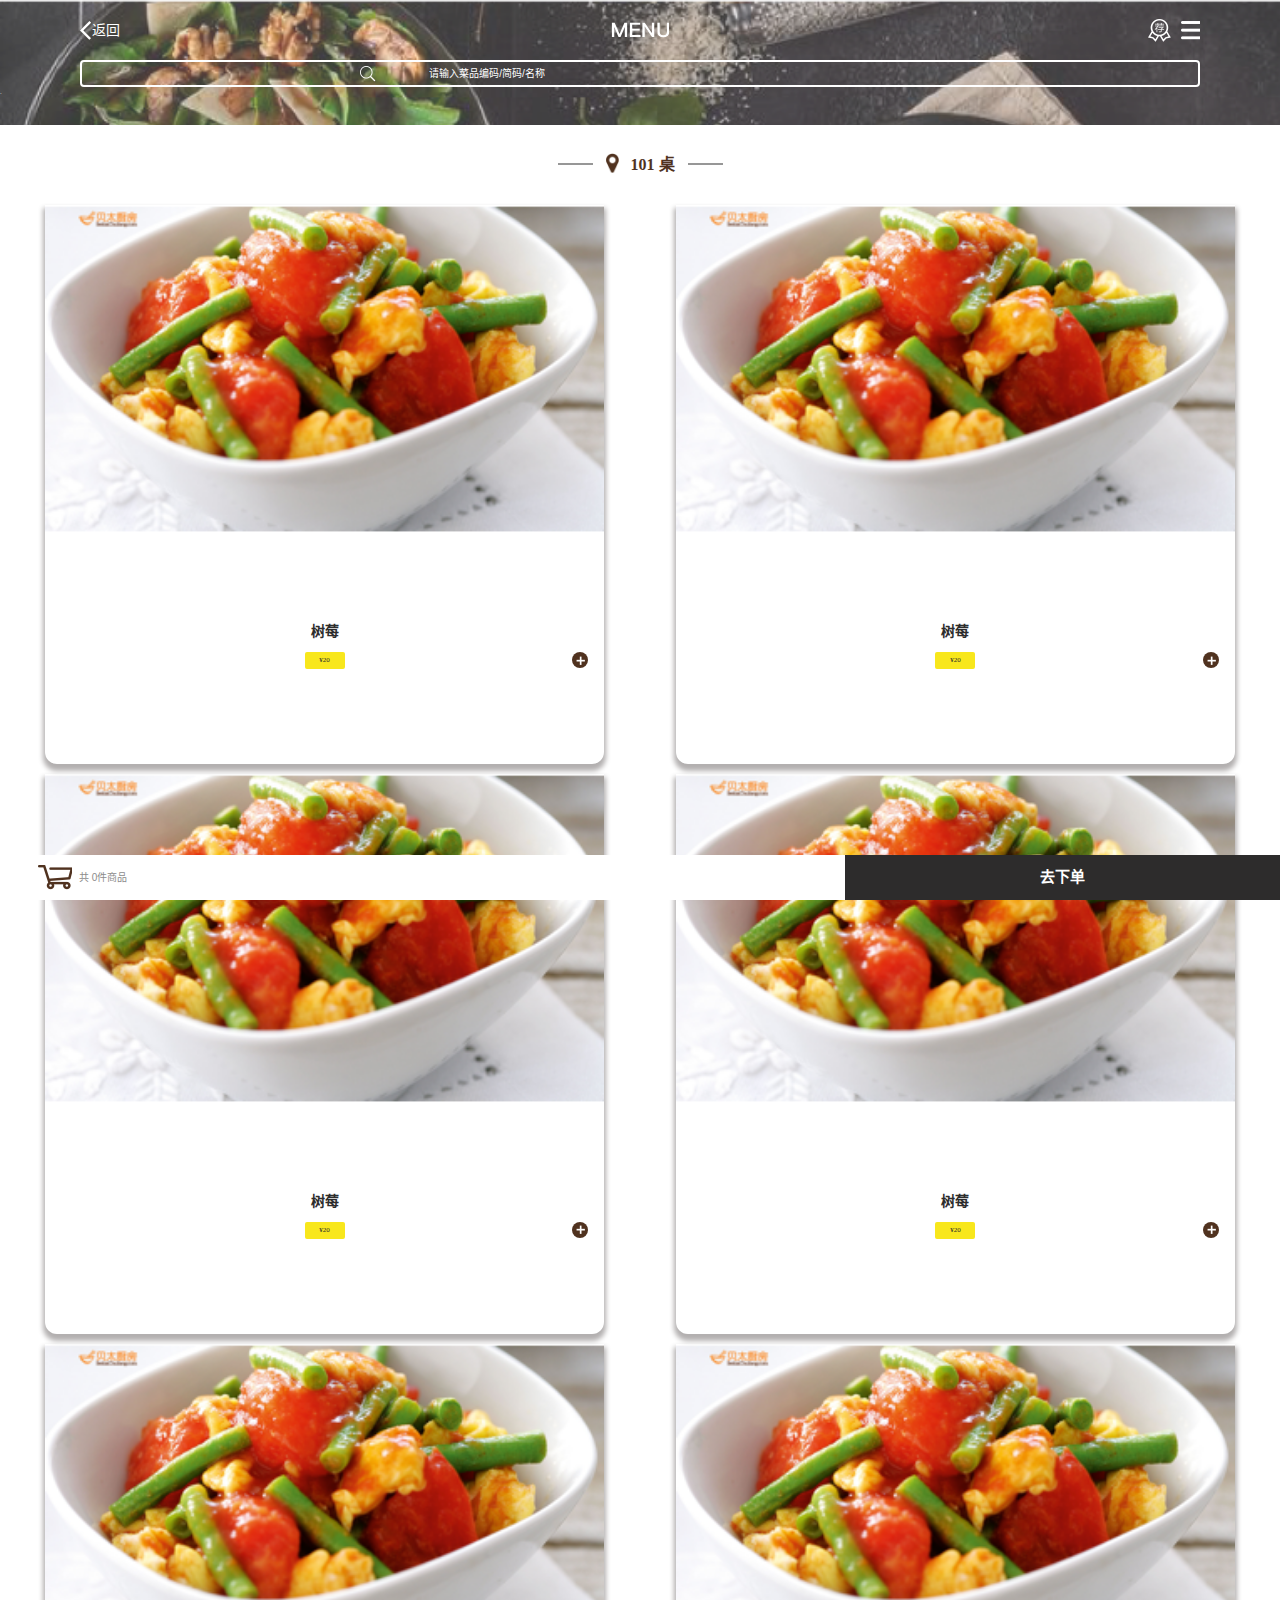
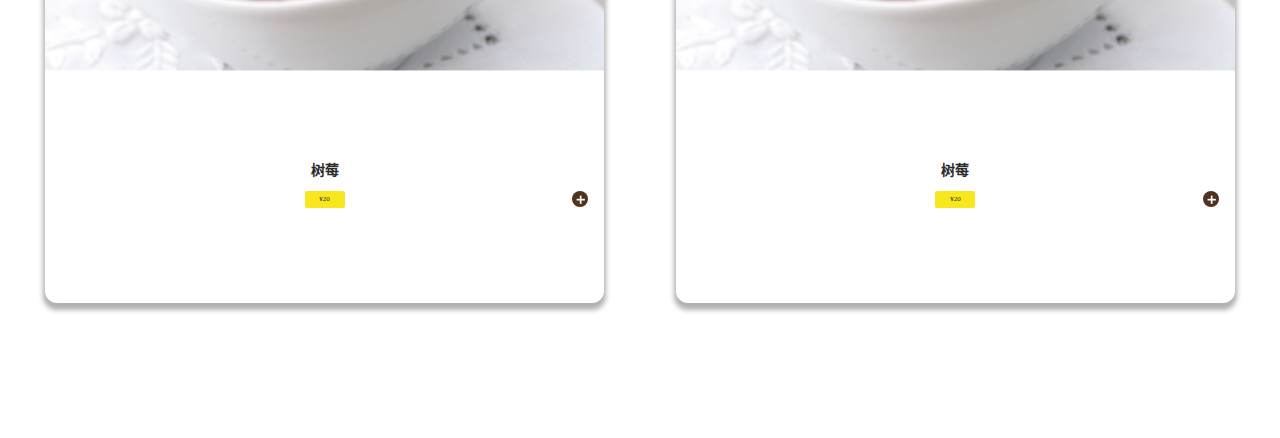
<file: html/index.html>
<!DOCTYPE html>
<html lang="zh-CN">

<head>
    <meta charset="UTF-8">
    <meta name="viewport" content="width=device-width, initial-scale=1.0, maximum-scale=1.0, user-scalable=0">
    <meta http-equiv="X-UA-Compatible" content="ie=edge">
    <title>浅深自助点单</title>
    <link rel="stylesheet" type="text/css" href="../css/reset.css" />
    <link rel="stylesheet" type="text/css" href="../css/common.css">
    <link rel="stylesheet" type="text/css" href="../css/index.css">
    <script src="../js/jquery.min.js"></script>
</head>

<body>
    <header class="top-container">
        <!-- 页头 -->
        <div class="top-wrap">
            <div class="menu-wrap">
                <div class="back-btn-warp" id="index_back">
                    <i class="back-arrow icon"></i>
                    <span>返回</span>
                </div>
                <div class="index-logo icon"></div>
                <div class="menu-btn-wrap">
                    <i class="recommoned-icon icon"></i>
                    <i class="menu-btn icon" id="head_menu"></i>
                </div>
            </div>
            <!-- 页头搜索栏 -->
            <div class="nav-search">
                <div class="input-container">
                    <i class="icon search-icon"></i>
                    <input type="text" placeholder="请输入菜品编码/简码/名称">
                </div>.
            </div>
        </div>
    </header>
    <!-- 内容区域 -->
    <section class="content-wrap">
        <div class="content-header">
            <div class="table-num">
                <i class="line icon"></i>
                <i class="position-icon icon"></i>
                <span>101 桌</span>
                <i class="line icon"></i>
            </div>
        </div>
        <div class="main">
            <!-- 商品列表 -->
            <div class="dish-wrap">
                <!-- 模拟数据 -->
                <div class="dish-item">
                    <div class="item-content">
                        <a href="./dish-detail.html">
                            <div class="dish-img">
                                <img src="../images/demo1.png" alt="菜品展示">
                            </div>
                        </a>
                        <div class="dish-detail">
                            <span class="dish-name">树莓</span>
                            <div class="order-btn-wrap">
                                <div class="order-price">¥
                                    <span class="price">20</span>
                                </div>
                                <div class="btnShow-container">
                                    <div class="order-btn-show">
                                        <i class="sub-order-icon icon" id="subDish_num"></i>
                                        <span class="order-num">1</span>
                                        <i class="order-icon icon" id="addDish_num"></i>
                                    </div>
                                </div>

                                <div class="order-btn">
                                    <i class="order-icon icon"></i>
                                </div>
                            </div>
                        </div>

                    </div>
                </div>
                <div class="dish-item">
                    <div class="item-content">
                        <a href="./dish-detail.html">
                            <div class="dish-img">
                                <img src="../images/demo1.png" alt="菜品展示">
                            </div>
                        </a>
                        <div class="dish-detail">
                            <span class="dish-name">树莓</span>
                            <div class="order-btn-wrap">
                                <div class="order-price">¥
                                    <span class="price">20</span>
                                </div>
                                <div class="btnShow-container">
                                    <div class="order-btn-show">
                                        <i class="sub-order-icon icon" id="subDish_num"></i>
                                        <span class="order-num">1</span>
                                        <i class="order-icon icon" id="addDish_num"></i>
                                    </div>
                                </div>

                                <div class="order-btn">
                                    <i class="order-icon icon"></i>
                                </div>
                            </div>
                        </div>

                    </div>
                </div>
                <div class="dish-item">
                    <div class="item-content">
                        <a href="./dish-detail.html">
                            <div class="dish-img">
                                <img src="../images/demo1.png" alt="菜品展示">
                            </div>
                        </a>
                        <div class="dish-detail">
                            <span class="dish-name">树莓</span>
                            <div class="order-btn-wrap">
                                <div class="order-price">¥
                                    <span class="price">20</span>
                                </div>
                                <div class="btnShow-container">
                                    <div class="order-btn-show">
                                        <i class="sub-order-icon icon" id="subDish_num"></i>
                                        <span class="order-num">1</span>
                                        <i class="order-icon icon" id="addDish_num"></i>
                                    </div>
                                </div>

                                <div class="order-btn">
                                    <i class="order-icon icon"></i>
                                </div>
                            </div>
                        </div>

                    </div>
                </div>
                <div class="dish-item">
                    <div class="item-content">
                        <a href="./dish-detail.html">
                            <div class="dish-img">
                                <img src="../images/demo1.png" alt="菜品展示">
                            </div>
                        </a>
                        <div class="dish-detail">
                            <span class="dish-name">树莓</span>
                            <div class="order-btn-wrap">
                                <div class="order-price">¥
                                    <span class="price">20</span>
                                </div>
                                <div class="btnShow-container">
                                    <div class="order-btn-show">
                                        <i class="sub-order-icon icon" id="subDish_num"></i>
                                        <span class="order-num">1</span>
                                        <i class="order-icon icon" id="addDish_num"></i>
                                    </div>
                                </div>

                                <div class="order-btn">
                                    <i class="order-icon icon"></i>
                                </div>
                            </div>
                        </div>

                    </div>
                </div>
                <div class="dish-item">
                    <div class="item-content">
                        <a href="./dish-detail.html">
                            <div class="dish-img">
                                <img src="../images/demo1.png" alt="菜品展示">
                            </div>
                        </a>
                        <div class="dish-detail">
                            <span class="dish-name">树莓</span>
                            <div class="order-btn-wrap">
                                <div class="order-price">¥
                                    <span class="price">20</span>
                                </div>
                                <div class="btnShow-container">
                                    <div class="order-btn-show">
                                        <i class="sub-order-icon icon" id="subDish_num"></i>
                                        <span class="order-num">1</span>
                                        <i class="order-icon icon" id="addDish_num"></i>
                                    </div>
                                </div>

                                <div class="order-btn">
                                    <i class="order-icon icon"></i>
                                </div>
                            </div>
                        </div>

                    </div>
                </div>
                <div class="dish-item">
                    <div class="item-content">
                        <a href="./dish-detail.html">
                            <div class="dish-img">
                                <img src="../images/demo1.png" alt="菜品展示">
                            </div>
                        </a>
                        <div class="dish-detail">
                            <span class="dish-name">树莓</span>
                            <div class="order-btn-wrap">
                                <div class="order-price">¥
                                    <span class="price">20</span>
                                </div>
                                <div class="btnShow-container">
                                    <div class="order-btn-show">
                                        <i class="sub-order-icon icon" id="subDish_num"></i>
                                        <span class="order-num">1</span>
                                        <i class="order-icon icon" id="addDish_num"></i>
                                    </div>
                                </div>

                                <div class="order-btn">
                                    <i class="order-icon icon"></i>
                                </div>
                            </div>
                        </div>

                    </div>
                </div>

            </div>



        </div>
    </section>
    <footer>
        <div class="cart-wrap" id="cart">
            <div class="cart-num-wrap">
                <i class="cart-icon icon"></i>
                <div class="cart-text">
                    共
                    <span class="cart-num" id="cart_num">0</span>件商品
                </div>
            </div>
            <div class="pay-btn">
                <a href="javascript:void(0)" id="pay_btn">
                    去下单
                </a>
            </div>
        </div>
    </footer>
    <!-- 左侧浮层菜单 -->
    <div class="aside-dialog" id="aside_dialog">
        <div class="aside-nav">
            <ul class="nav-list">
                <li>
                    <span class="list-item">主厨推荐</span>
                </li>
                <li>
                    <span class="list-item">主厨推荐</span>
                </li>
                <li>
                    <span class="list-item">饮料</span>
                </li>
                <li>
                    <span class="list-item">主厨推荐</span>
                </li>
            </ul>
        </div>
    </div>

</body>
<script>
    $(function () {

        $('#head_menu').on('click', function (e) {
            e.stopPropagation()
            $('#aside_dialog').toggleClass('active')
        });


        $('#index_back').on('click', function (e) {
            window.location.href = './start-index.html'
        })

        $('#pay_btn').on('click', function () {
            window.location.href = './order-detail.html'
        })
        $('.order-btn').on('click', function () {
            $(this).toggle()
            $(this).siblings('.btnShow-container').toggle()
        })
        function subNum(num){
            if(num > 0){
                return num - 1
            }else{
                return 0
            }
        }
        $('#addDish_num').on('click', function () {
            
            $(this).siblings('.order-num').text(function (n, text) {
                var num = Number(text) + 1
                conut = num
                return num
            })
          
        })
        $('#subDish_num').on('click', function () {
            var count
            $(this).siblings('.order-num').text(function (n, text) {
                var num = Number(text)
                return subNum(num)
            })
            
        })
        function getParentNode(node) {
            if (node.nodeName == 'LI') {
                return node
            } else {
                var parent = node.parentNode
                return getParentNode(parent)
            }
        }
        $('.nav-list').on('click', function (e) {
            var node = getParentNode(e.target)
            $(node).toggleClass('checked').siblings('li').removeClass('checked')

        })
    })
</script>

</html>
</file>
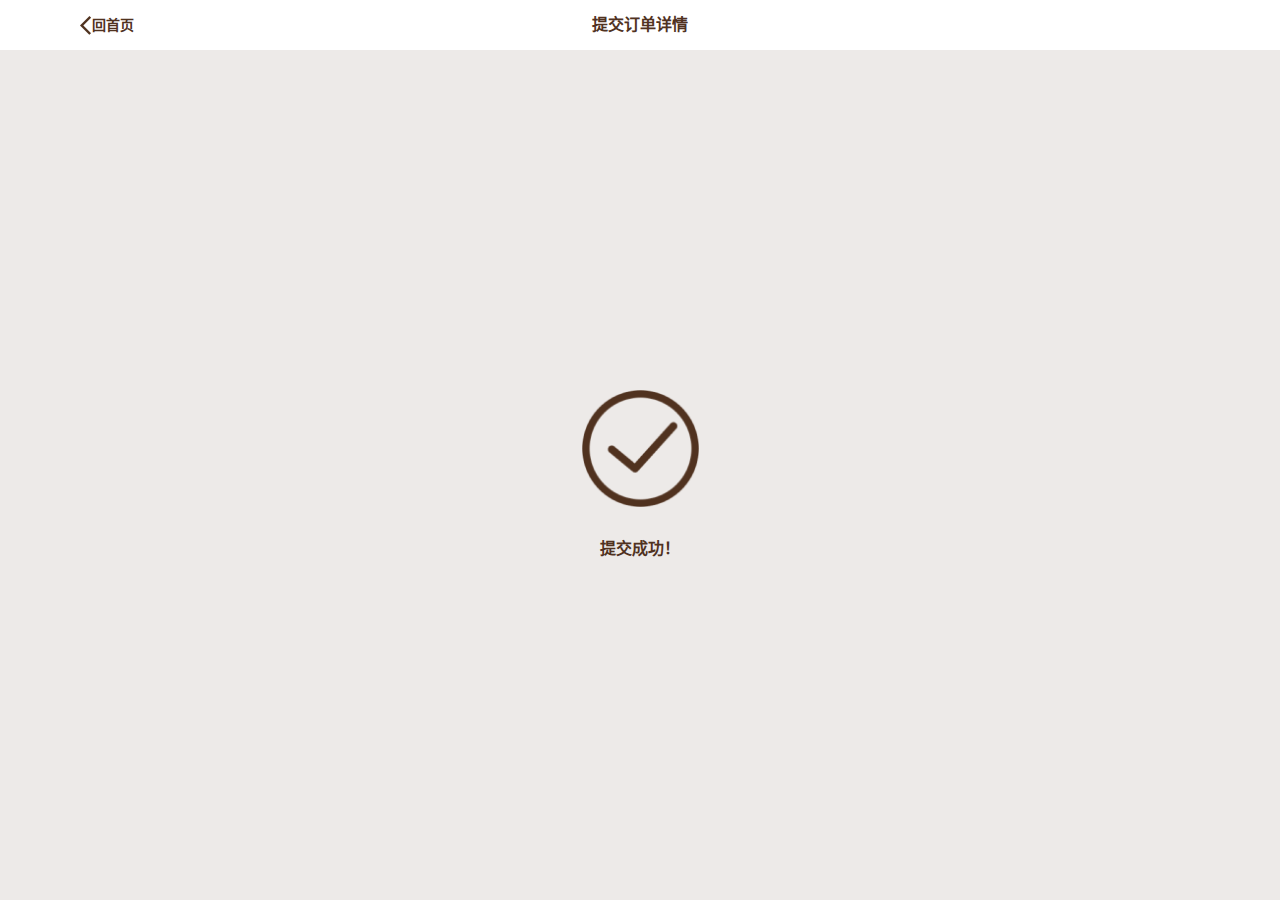
<file: html/complete.html>
<!DOCTYPE html>
<html lang="zh-CN">

<head>
    <meta charset="UTF-8">
    <meta name="viewport" content="width=device-width, initial-scale=1.0, maximum-scale=1.0, user-scalable=0">
    <meta http-equiv="X-UA-Compatible" content="ie=edge">
    <title>订单完成</title>
    <link rel="stylesheet" type="text/css" href="../css/reset.css" />
    <link rel="stylesheet" type="text/css" href="../css/common.css">
    <link rel="stylesheet" type="text/css" href="../css/order-complete.css">
</head>

<body>
    <header class="header-nav">
        <div class="header-wrap">
            <div class="menu-nav">
                <div class="back-btn" id="complete_back">
                    <i class="nav-back-arrow icon"></i>
                    <span>回首页</span>
                </div>
                <div class="menu-logo icon">提交订单详情</div>

            </div>

        </div>
    </header>
    <section class="main-container">
        <div class="submit-status-img">
            <div class="status-img">

            </div>
            <div class="status-text">
                <span>提交成功！</span>
            </div>
        </div>
    </section>
</body>
<script>
    (
        function () {
            var backBtn = document.getElementById('complete_back');
            backBtn.onclick = function () {
                window.location.href = './index.html'
            }

        }
    )()
</script>

</html>
</file>
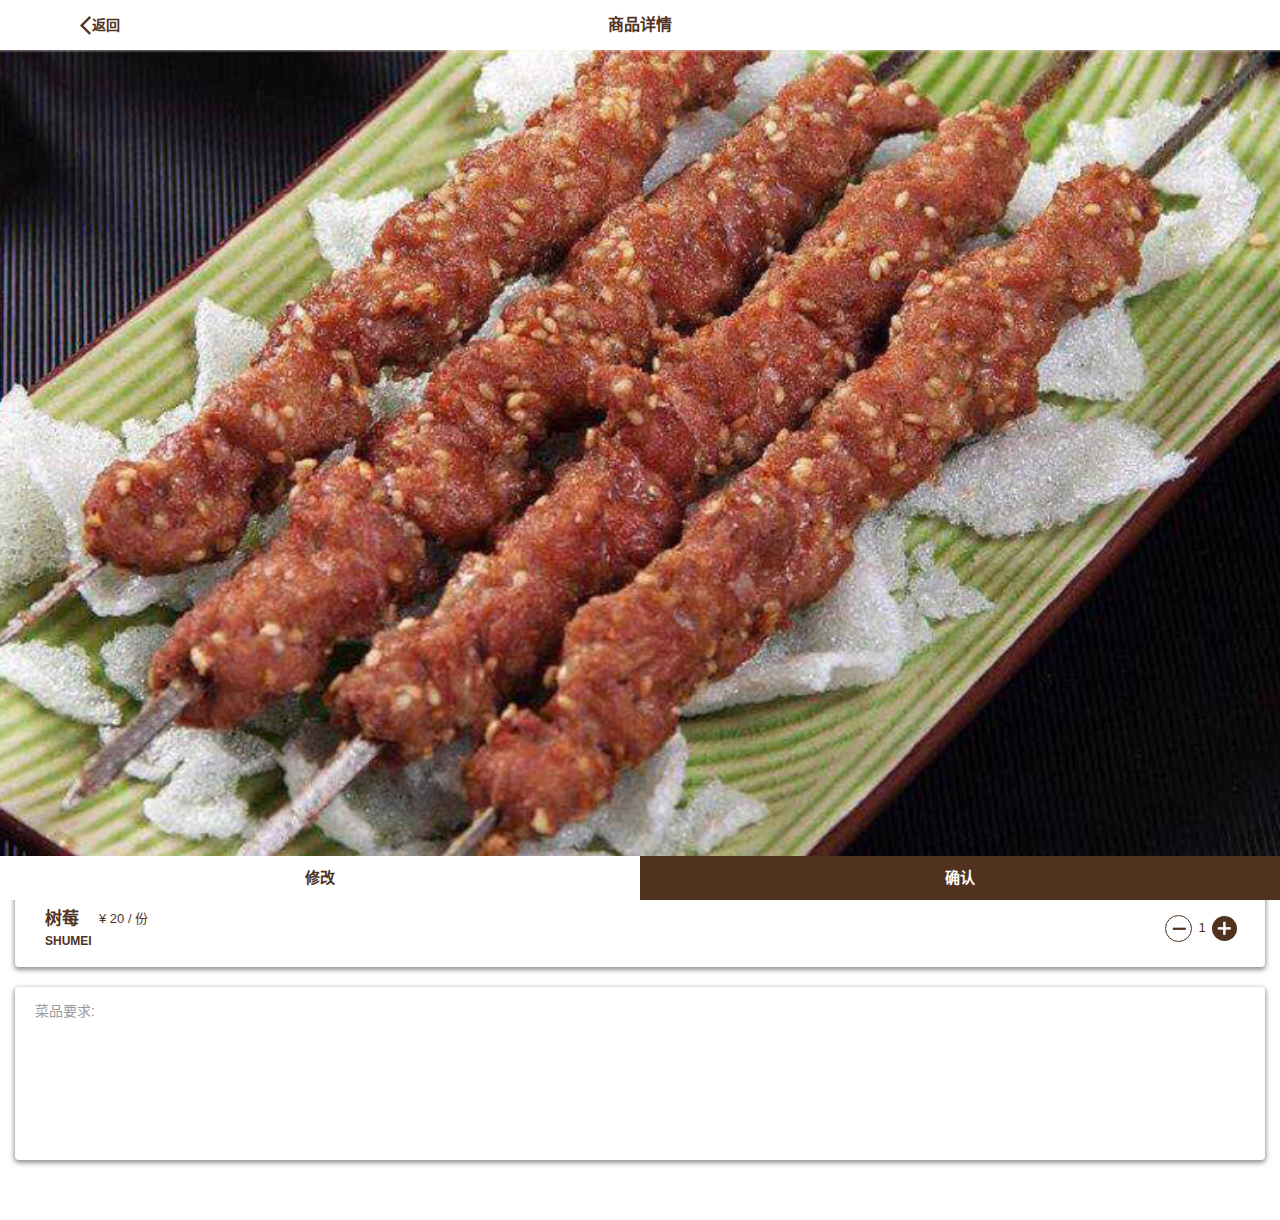
<file: html/dish-detail.html>
<!DOCTYPE html>
<html lang="zh-CN">

<head>
    <meta charset="UTF-8">
    <meta name="viewport" content="width=device-width, initial-scale=1.0, maximum-scale=1.0, user-scalable=0">
    <meta http-equiv="X-UA-Compatible" content="ie=edge">
    <title>详情页面</title>
    <link rel="stylesheet" type="text/css" href="../css/reset.css" />
    <link rel="stylesheet" type="text/css" href="../css/common.css">
    <link rel="stylesheet" type="text/css" href="../css/detail.css">
    <script src="../js/jquery.min.js"></script>
</head>

<body>
    <header class="header-nav">
        <div class="header-wrap">
            <div class="menu-container menu-nav">
                <div class="back-btn" id="dish_back">
                    <i class="nav-back-arrow icon"></i>
                    <span>返回</span>
                </div>
                <div class="menu-logo icon">商品详情</div>
            </div>
        </div>
    </header>
    <!-- 内容区域 -->
    <section class="main">
        <div class="dish-info-wrap">
            <div class="lager-img">

            </div>
            <div class="main-container">
                <div class="order-detail">
                    <div class="dish-describle">
                        <div class="price-describle">
                            <span class="dish-name">树莓</span>
                            <span class="dish-price">
                                ¥
                                <span>20</span> / 份
                            </span>
                        </div>
                        <div>
                            <span class="dish-nameEn">SHUMEI</span>
                        </div>
                    </div>
                    <div class="order">
                        <span class="subadd-btn" id="subadd_btn"></span>
                        <span class="num" id="submit_num">1</span>
                        <span class="add-btn" id="add_btn"></span>
                    </div>
                </div>
                <div class="order-demand" id="order_demand">
                    <div class="demand-title">菜品要求:</div>
                    <div class="demand-describe">
                        <textarea class="demand-text" name="demand-input" id="demand_input"></textarea>
                    </div>
                </div>
            </div>
        </div>

    </section>
    <!-- 页脚 -->
    <footer class="common-footer">
        <div class="footer-btn">

            <div class="change-btn">
                <a href="javascript:void(0)" id="change_btn">修改</a>
            </div>
            <div class="confirm-btn">
                <a href="javascript:void(0)" id="confirm_btn">确认</a>
            </div>

        </div>
    </footer>
</body>
<script>
    $(function () {


        $('#dish_back,#change_btn').on('click', function () {
            window.location.href = './index.html'
        });
        $('#confirm_btn').on('click', function () {
            window.location.href = './order-detail.html'
        })
        $('#order_demand').click(function () {
            $('#demand_input').focus()
        })
        $('textarea').each(function () {
            this.setAttribute('style', 'height:' + (this.scrollHeight) + 'px;overflow-y:hidden;');
        }).on('input', function () {
            this.style.height = 'auto';
            this.style.height = (this.scrollHeight) + 'px';
        })

        $('#subadd_btn,#add_btn').on('click', function (e) {

            var num = Number($('#submit_num').text())
            if (e.target.id == 'subadd_btn' && num >= 1) {
                num--
            } else if (e.target.id == 'add_btn') {
                num++
            }

            $('#submit_num').text(num)
        })


    })
</script>

</html>
</file>
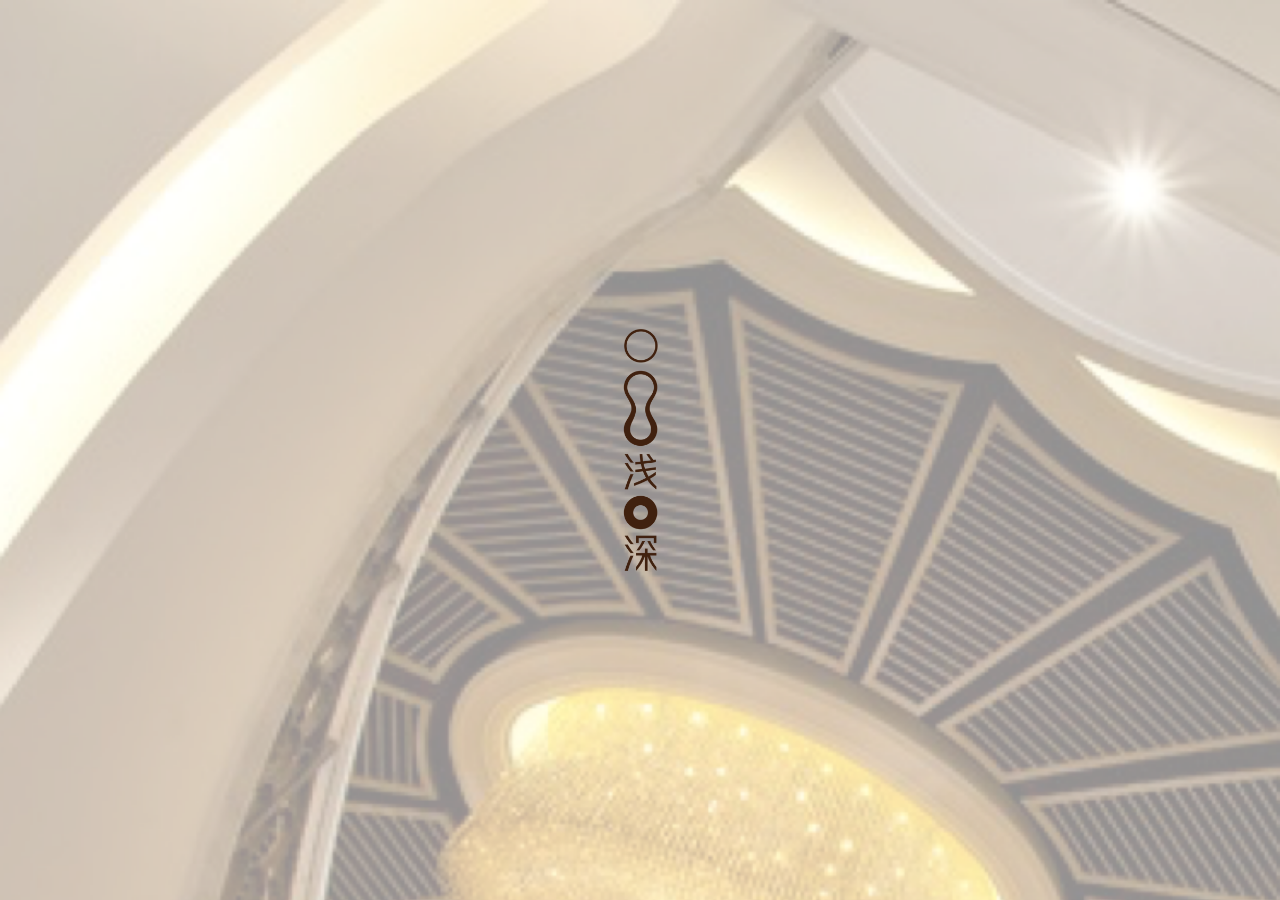
<file: html/start-index.html>
<!DOCTYPE html>
<html lang="zh-CN">

<head>
    <meta charset="UTF-8">
    <meta name="viewport" content="width=device-width, initial-scale=1.0, maximum-scale=1.0, user-scalable=0">
    <meta http-equiv="X-UA-Compatible" content="ie=edge">
    <title>启动页</title>
    <link rel="stylesheet" type="text/css" href="../css/reset.css" />
    <link rel="stylesheet" type="text/css" href="../css/common.css">
    <style>
        .backgroud {
            position: relative;
            display: flex;
            align-items: center;
            justify-content: center;
            height: 100%;
            background-image: url('../images/WechatIMG782@2x.png');
            background-size: cover;
        }

        #skin {
            position: absolute;
            z-index: 1;
            top: 0;
            left: 0;
            width: 100%;
            height: 100%;
            opacity: 0;
        }

        .animation {
            width: 35px;
            height: 242px;
            background-image: url('../images/logo@2x.png');
            background-size: cover;
            animation: transAnim 1s alternate infinite;
        }

        @keyframes transAnim {
            from {
                opacity: 1;
            }

            to {
                opacity: 0;
            }
        }

        @-moz-keyframes transAnim {
            from {
                opacity: 1;
            }

            to {
                opacity: 0;
            }
        }

        @-webkit-keyframes transAnim {
            from {
                opacity: 1;
            }

            to {
                opacity: 0;
            }
        }

        @-o-keyframes transAnim {
            from {
                opacity: 1;
            }

            to {
                opacity: 0;
            }
        }
    </style>
</head>

<body>
    <div class="backgroud">
        <div class="animation"></div>
        <div id="skin"></div>
    </div>
</body>
<script>
    (function () {
        var skin = document.getElementById('skin')
        skin.onclick = function () {
            window.location.href = './index.html'
        }
    })()
</script>

</html>
</file>
<file: css/common.css>
/* 公共样式 */
body,html{
    width: 100%;
    height: 100%;
    color: #fff;
    font-size: 62.5%;
}
.icon{
    display: block;
    background-size: cover;
    background-repeat: no-repeat;
}
body{
    position: relative;
}
a{
    display: block;
    width: 100%;
    height: 100%;
}
.header-nav{
    position: relative;
    font-weight: 900;
    color: #50321f;
    

    
}
.header-wrap {
    position: absolute;
    top: 0;
    left: 0;
    width: 100%;
    height: 50px;
    background-color: #fff;
}
.nav-back-arrow{
    width: 12px;
    height: 19px;
    background-image: url('../images/arrow2.png');
    
}

.menu-nav{
    position: relative;
    display: flex;
    justify-content: center;
    align-items: center;
    height: 50px;
}
.header-nav .menu-logo{
    font-size: 16px;
    /* margin: 0 auto; */
}

.back-btn{
    position: absolute;
    left: 6.25%;
    height: 100%;
    display: flex;
    flex-direction: row;
    align-items: center;
     font-size: 14px;
    
}
.common-footer{
    height: 44px;
}
.footer-btn{
    position: fixed;
    bottom: 0;
    width: 100%;
    background-color: #fff;
    display: flex;
    height: 44px;
    font-size: 15px;
    font-weight: 600;
}
.footer-btn>div{
    display: flex;
    align-items: center;
    justify-content: center;
    width: 50%;
    height: 100%;

}
.footer-btn a{
    display: flex;
    align-items: center;
    justify-content: center;
}

.change-btn a{
    color:#50321f;
}
.confirm-btn a {
    color: #fff;
    background-color: #50321f;
}
</file>
<file: css/index.css>
/* 主页样式 */
.top-container{
    height: 125px;
}
.top-wrap{
    position: fixed;
    top: 0;
    height: 125px;
    width: 100%;
    background-image: url('../images/header-back@2x.png');
    background-size: cover;
    z-index: 10;
    background-color: #fff;
}
.menu-wrap{
    display: flex;
    flex-direction: row;
    justify-content: space-between;
    align-items: center;
    height: 60px;
    padding: 0 6.25%;
}
.back-arrow{
    width: 12px;
    height: 19px;
    background-image: url('../images/arrow1@2x.png');
    
}
.index-logo{
    width: 58px;
    height:16px ;
    background-image: url('../images/menu-logo@2x.png');
    
}
.menu-btn-wrap,.back-btn-warp{
    display: flex;
    flex-direction: row;
    align-items: center;
    font-size: 14px;
}
.back-btn-warp{
    width: 52px;
}
.recommoned-icon{
    width: 23px;
    height: 23px;
    background-image: url('../images/recommend@2x.png');
    margin-right: 10px;
}
.menu-btn{
    width: 19px;
    height: 19px;
    background-image: url('../images/menu-btn@2x.png')
}
.input-container{
    position: relative;
    width: 87.5%;
    height: 27px;
    margin: 0 auto;
}
.input-container input{
    box-sizing: border-box;
    height: 100%;
    width: 100%;
    color: #fff;
    font-size: 10px;
    background-color: transparent;
    padding-left: 31%;
    border: 2px solid #fff;
    border-radius: 4px;
    
}
::-webkit-input-placeholder { /* WebKit browsers */
    color:    #fff;
}
:-moz-placeholder { /* Mozilla Firefox 4 to 18 */
    color:    #fff;
}
::-moz-placeholder { /* Mozilla Firefox 19+ */
    color:    #fff;
}
:-ms-input-placeholder { /* Internet Explorer 10+ */
    color:    #fff;
}
.search-icon{
    position: absolute;
    top: 6px;
    left: 25%;
    height: 16px;
    width: 16px;
    background-image: url('../images/search@2x.png')
}
.content-wrap{
    margin-bottom: 80px;
}
.content-header{
    display: flex;
    align-items: center;
    
    height: 80px;
    margin: 0 auto;
    justify-content: center;
}
.table-num{
    display: flex;
    color: #50321f;
    align-items: center;
}
.table-num span{
    font-weight: 900;
    font-size: 16px;
    font-family: 'Heiti SC';
}
.line{
    width: 35px;
    height: 2px;
    border-top:2px solid #979797; 
}
.line:nth-child(1){
    margin-right: 13px;
}
.line:nth-child(4){
    margin-left: 13px;
}
.position-icon{
    position: relative;
    bottom: 2px;
    width: 13px;
    height: 20px;
    margin-right: 12px;
    background-image: url('../images/position@2x.png')
}
.dish-wrap{
    display: flex;
    flex-direction: row;
    justify-content: flex-start;
    flex-wrap:wrap;
    align-content: space-between;
    width: 93%;
    margin: 0 auto;
    color: #2d2c2c;
    font-family: 'Heiti SC';
}
.dish-item{
    position: relative;
    width: 47%;
    box-sizing: border-box;
    box-shadow:0px 5px 5px 2px #b3b0b0;
    border-radius: 0 0 12px 12px;
    margin-bottom: 10px;
    margin-right: 6%;
   }
.dish-item a {
    height: auto;
}
.dish-item:nth-child(2n){
    margin-right: 0px;
}
.dish-item::after{
    content: '';
    display: block;
    padding-top: 100%;
}
.item-content{
    position: absolute;
    top: 0;
    left: 0;
    width: 100%;
    height: 100%;
}


.dish-img{
    height: 60%;
}
.dish-img img{
    width: 100%;
    height: 100%;
}
.dish-detail{
    display: flex;
    height: 40%;
    flex-direction: column;
    justify-content: center;
}

.dish-name{
    text-align: center;
    font-size: 14px;
    font-weight: 900;
    margin-bottom: 10px;
}
.order-btn-wrap{
    position: relative;
    font-size: 7px;
    font-weight: 500;
}
.order-price{
    display: flex;
    justify-content: center;
    align-items: center;
    width: 40px;
    height: 17px;
    background-color: #f8e71c;
    border-radius: 2px;
    margin: 0 auto;
}
.btnShow-container{
    display: none;
}
.order-btn-show{
    position: absolute;
    top: 0px;
    right: 7px;
    display: flex;
    align-content: center;
    justify-content: center;
    
}
.order-btn{
    position: absolute;
    top: 0px;
    right: 16px;
    display: flex;
    align-content: center;
    justify-content: center;
    
}
.sub-order-icon,.order-icon{
    box-sizing: border-box;
    height: 16px;
    width: 16px;
    border-radius: 50%;
    background-repeat: no-repeat;
    background-size: 57%;
    background-position: 50% 50%;
}
.order-icon{
    background-color: #50321f;
    background-image: url('../images/w-add.png');
}
.sub-order-icon{
    border:1px solid #50321f;
    background-color: #fff;
    background-image: url('../images/subadd.png');
}
.order-btn-show .order-num{
    line-height: 16px;
    display: flex;
    align-items: center;
    justify-content: center;
    padding: 0 1px;
    font-size: 13px;
    font-weight: normal;
}
.cart-wrap{
    position: fixed;
    bottom: 0px;
    z-index: 1;
    display: flex;
    width: 100%;
    height: 45px;
    background-color: #fff;
}
.cart-num-wrap{
    display: flex;
    justify-content: flex-start;
    align-items: center;
    width: 66%;
    box-sizing: border-box;
    padding-left: 38px;
}
.cart-icon{
    width: 34px;
    height: 25px;
    background-image: url('../images/cart@2x.png')
}
.cart-text{
    
    margin-left: 7px;
    font-size: 10px;
    color: #8c8b8b;
}
.pay-btn{
    display: flex;
    align-items: center;
    justify-content: center;
    width: 34%;
    background-color:#2d2c2c;
    font-size: 15px;
    font-weight: 900;
}
.pay-btn a {
    display: flex;
    justify-content: center;
    align-items: center;
    color: #fff;
}
footer{
    height: 45px;
}
/* 侧栏浮层 */
.aside-dialog{
    position: fixed;
    left: -50%;
    top: 0;
    z-index: 4;
    width: 50%;
    height: 100%;
    background-color: rgba(45, 44, 44, 0.85);
    transition: left 0.4s ease;
    z-index: 20;
}
.checked{
    color: #dab706;
}
.active {
    left: 0;
}
.aside-nav{
    padding-top: 118px;
}
.nav-list{
    width: 124px;
    margin: 0 auto;
}
.nav-list li {
    display: flex;
    box-sizing: border-box;
    height: 25px;
    margin-bottom: 14px;
    padding: 6px 0 6px 36px;
    border-bottom: 2px solid #fff;
}
.nav-list .list-item {
    display: block;
    height: 13px;
    line-height: 13px;
    font-size: 13px;
    font-weight: 800;
}
/* 侧栏浮层 */
</file>
<file: css/order-complete.css>
/* 订单完成页面 */
.main-container{
    display: flex;
    align-items: center;
    justify-content: center;
    box-sizing: border-box;
    padding-top: 50px;
    height: 100%;
    background-color: #edeae8;
    color: #50321f;
}

.status-img{
    
    width: 117px;
    height: 117px;
    background-image: url('../images/right@2x.png');
    background-repeat: no-repeat;
    background-size: cover;
}
.status-text{
    display: flex;
    justify-content: center;
    margin-top: 30px;
    font-size: 16px;
    font-weight: 900;
}
</file>
<file: css/detail.css>
/* 菜品详情页样式 */
.menu-nav{
    position: relative;
    display: flex;
    justify-content: center;
    align-items: center;
    height: 50px;
}
.header-nav .menu-logo{
    font-size: 16px;
    /* margin: 0 auto; */
}

.back-btn{
    position: absolute;
    left: 6.25%;
    display: flex;
    flex-direction: row;
    align-items: center;
   
}
.lager-img::after{
    content: '';
    display: block;
    padding-top:64%;
}
.lager-img {
    background: url('../images/WechatIMG1@2x.png');
    background-size: cover;
}
.main{
    height: 100%;  
}
.dish-info-wrap{
    box-sizing: border-box;
    height: 100%;
    padding-top: 50px;
    background: url('../images/WechatIMG783@2x.png');
    background-size:cover;
}
.main-container{
    color: #50321f;
    padding: 20px 15px 60px 15px;
}
.main-container>div{
    background-color: #fff;
    border-radius: 4px;
    box-shadow:0px 2px 5px 1px #949393;
}

.order-detail{
    display: flex;
    justify-content: space-between;
    height: 78px;
    padding: 0 25px 0 30px;
    margin-bottom: 20px;
}
.demand-title{
    font-size: 14px;
}
.dish-describle{
    display: flex;
    flex-direction: column;
    justify-content: center;
    
}
.price-describle{
    display: flex;
    align-items: center;
}
.dish-name{
    font-size: 17px;
    font-weight: 600;
    margin-right: 20px;
}
.dish-nameEn{
    font-size: 12px;
    font-weight: 900;
}
.dish-price{
    font-size: 13px;
    font-weight: 500; 
}
.subadd-btn,.add-btn{
    display: block;
    width: 25px;
    height: 25px;
    border-radius: 50%;
    background-repeat: no-repeat;
    background-size: 57%;
    background-position: 50% 50%;
}
.subadd-btn {
    border: 1px solid #50321f;
   
    background-image: url('../images/subadd.png');
}
.add-btn {
    background-color: #50321f;
    background-image: url('../images/w-add.png');
   
}
.order{
    display: flex;
    flex-direction: row;
    align-items: center;
    justify-content: space-around;
    width: 78px;

}
.num{
    font-size: 13px;
    font-weight: 500;
}
.order-demand{
    display: flex;
    flex-direction: column;
    min-height: 145px;
    padding: 14px 20px;
    color: #9b9b9b;
}
.demand-describe{
    flex-grow:1;
}
.demand-text{
    display: block;
    border: 0;
    outline:none;
    width: 100%;
    resize:none
}
</file>
